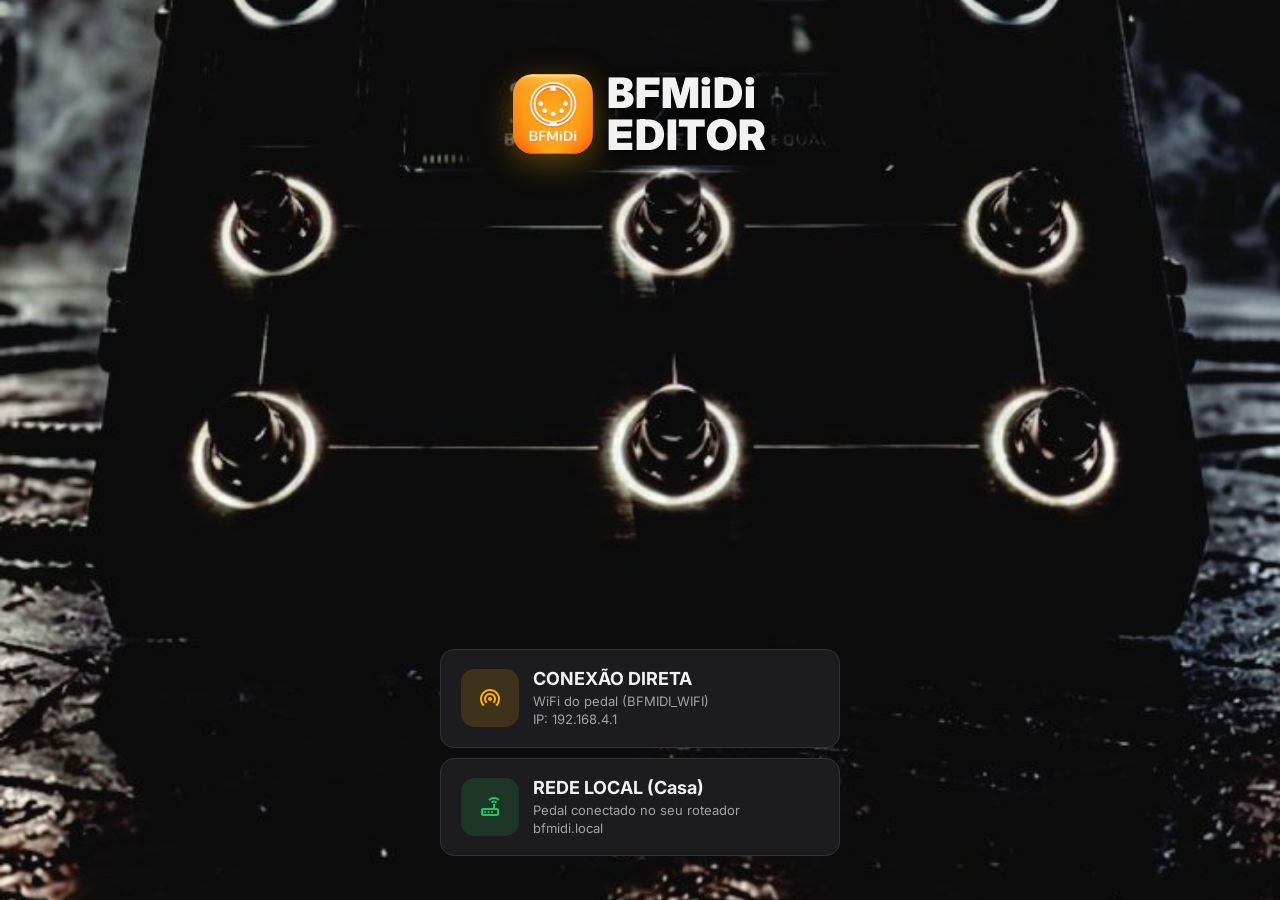
<file: index.html>
<!doctype html>
<html lang="pt-BR">
<head>
  <meta charset="utf-8" />
  <meta name="viewport" content="width=device-width, initial-scale=1, viewport-fit=cover" />
  <meta name="theme-color" content="#121214" />
  <meta name="mobile-web-app-capable" content="yes">
  <meta name="apple-mobile-web-app-capable" content="yes">
  <meta name="apple-mobile-web-app-status-bar-style" content="black-translucent">
  <meta name="apple-mobile-web-app-title" content="BFMIDI">
  <title>BFMIDI WiFi</title>
  <link rel="manifest" href="./manifest.json" />
  <link rel="apple-touch-icon" href="./assets/icons/icon-192.png" />
  <link href="https://fonts.googleapis.com/css2?family=Inter:wght@300;400;500;600;700;800&display=swap" rel="stylesheet" />
  <link href="https://fonts.googleapis.com/css2?family=Material+Symbols+Outlined:wght,FILL@100..700,0..1&display=swap" rel="stylesheet" />
  <style>
    :root {
      --bg-body: #121214;
      --bg-card: #1c1c1f;
      --bg-card-inner: #232326;
      --accent: #FFB300;
      --accent-hover: #ffc400;
      --accent-glow: rgba(255, 179, 0, 0.35);
      --text-primary: #f2f2f2;
      --text-secondary: #a1a1aa;
      --border-subtle: #333336;
      --ok: #22c55e;
      --warn: #f59e0b;
      --error: #ef4444;
    }

    * { box-sizing: border-box; margin: 0; padding: 0; }

    html, body {
      width: 100%; height: 100%;
      font-family: 'Inter', system-ui, -apple-system, sans-serif;
      background: var(--bg-body);
      color: var(--text-primary);
      -webkit-font-smoothing: antialiased;
      overflow: hidden;
    }

    /* ========== CONNECTION SCREEN ========== */
    #connectionScreen {
      position: fixed; inset: 0;
      display: flex; flex-direction: column;
      align-items: center; justify-content: space-between;
      z-index: 100;
      background: url('./back_app2.jpg') center/cover no-repeat, var(--bg-body);
      padding: 0;
      transition: opacity 0.4s, transform 0.4s;
    }
    #connectionScreen.hidden {
      opacity: 0; transform: scale(0.95);
      pointer-events: none;
    }

    .conn-top {
      display: flex; flex-direction: row;
      align-items: center; gap: 14px;
      padding: 72px 24px 0;
      align-self: center;
    }

    .conn-logo {
      width: 80px; height: 80px;
      border-radius: 20px;
      overflow: hidden;
      flex-shrink: 0;
      box-shadow: 0 8px 32px var(--accent-glow);
    }
    .conn-logo img {
      width: 100%; height: 100%;
      object-fit: cover;
      display: block;
    }

    .conn-title {
      font-size: 42px; font-weight: 900;
      line-height: 1;
      letter-spacing: 0.02em;
      text-shadow: 0 2px 12px rgba(0,0,0,0.9);
      white-space: pre-line;
    }
    .conn-sub { display: none; }

    .conn-bottom {
      width: 100%;
      padding: 0 16px 44px;
      display: flex; flex-direction: column;
      align-items: center; gap: 10px;
    }

    .conn-options {
      display: flex; flex-direction: column;
      gap: 10px; width: 100%; max-width: 400px;
    }

    .conn-btn {
      display: flex; align-items: center; gap: 14px;
      padding: 18px 20px;
      background: var(--bg-card);
      border: 1px solid var(--border-subtle);
      border-radius: 14px;
      cursor: pointer;
      transition: all 0.25s;
      text-align: left;
      color: var(--text-primary);
      font-family: inherit;
    }
    .conn-btn:hover, .conn-btn:focus {
      border-color: var(--accent);
      box-shadow: 0 0 20px var(--accent-glow);
      transform: translateY(-2px);
    }
    .conn-btn:active {
      transform: translateY(0);
    }

    .conn-btn .icon-circle {
      width: 58px; height: 58px; flex-shrink: 0;
      border-radius: 14px;
      display: flex; align-items: center; justify-content: center;
      font-size: 46px;
    }
    .conn-btn.direct .icon-circle {
      background: rgba(255, 179, 0, 0.15);
      color: var(--accent);
    }
    .conn-btn.sta .icon-circle {
      background: rgba(34, 197, 94, 0.15);
      color: var(--ok);
    }

    .conn-btn-text h3 {
      font-size: 18px; font-weight: 700;
      margin-bottom: 3px;
    }
    .conn-btn-text p {
      font-size: 13px; color: var(--text-secondary);
      line-height: 1.4;
    }

    /* STA IP Input */
    .sta-input-row {
      display: none;
      flex-direction: column; gap: 10px;
      width: 100%; max-width: 340px;
      margin-top: 6px;
      animation: slideDown 0.3s ease;
    }
    .sta-input-row.visible { display: flex; }

    @keyframes slideDown {
      from { opacity: 0; transform: translateY(-8px); }
      to   { opacity: 1; transform: translateY(0); }
    }

    .sta-input-row input {
      width: 100%; padding: 14px 16px;
      background: var(--bg-card-inner);
      border: 1px solid var(--border-subtle);
      border-radius: 10px;
      color: var(--text-primary);
      font-family: 'Inter', monospace;
      font-size: 15px;
      outline: none;
      transition: border-color 0.2s;
    }
    .sta-input-row input:focus {
      border-color: var(--accent);
    }
    .sta-input-row input::placeholder {
      color: #555;
    }

    .sta-connect-btn {
      padding: 14px;
      background: var(--accent);
      color: #121214;
      border: none; border-radius: 10px;
      font-family: inherit;
      font-size: 14px; font-weight: 700;
      cursor: pointer;
      transition: background 0.2s, transform 0.15s;
    }
    .sta-connect-btn:hover { background: var(--accent-hover); }
    .sta-connect-btn:active { transform: scale(0.97); }

    /* ========== LOADING OVERLAY ========== */
    #loadingOverlay {
      position: fixed; inset: 0;
      display: none;
      flex-direction: column;
      align-items: center; justify-content: center;
      z-index: 200;
      background: rgba(18, 18, 20, 0.92);
      backdrop-filter: blur(8px);
    }
    #loadingOverlay.active { display: flex; }

    .spinner {
      width: 44px; height: 44px;
      border: 3px solid var(--border-subtle);
      border-top-color: var(--accent);
      border-radius: 50%;
      animation: spin 0.8s linear infinite;
      margin-bottom: 16px;
    }
    @keyframes spin { to { transform: rotate(360deg); } }

    .loading-text {
      font-size: 14px; color: var(--text-secondary);
    }

    /* ========== APP SHELL ========== */
    #appShell {
      display: none;
      flex-direction: column;
      width: 100%; height: 100%;
    }
    #appShell.active { display: flex; }

    /* Top Bar */
    .top-bar {
      display: flex; align-items: center;
      height: 52px; flex-shrink: 0;
      padding: 0 12px;
      background: var(--bg-card);
      border-bottom: 1px solid var(--border-subtle);
      gap: 10px;
    }
    .top-bar-logo {
      width: 32px; height: 32px;
      border-radius: 8px;
      background: linear-gradient(135deg, var(--accent) 0%, #e68a00 100%);
      display: flex; align-items: center; justify-content: center;
      font-size: 13px; font-weight: 800; color: #121214;
      flex-shrink: 0;
    }
    .top-bar-title {
      font-size: 15px; font-weight: 700;
      flex: 1;
    }
    .top-bar-status {
      display: flex; align-items: center; gap: 6px;
      font-size: 10px; font-weight: 600;
      color: var(--ok);
      text-transform: uppercase;
      letter-spacing: 0.5px;
    }
    .status-dot {
      width: 7px; height: 7px;
      border-radius: 50%;
      background: var(--ok);
      box-shadow: 0 0 6px var(--ok);
      animation: pulse 2s ease infinite;
    }
    @keyframes pulse {
      0%, 100% { opacity: 1; }
      50% { opacity: 0.4; }
    }

    .btn-disconnect-top {
      background: none; border: none;
      color: var(--text-secondary);
      cursor: pointer; font-size: 20px;
      padding: 4px;
      display: flex; align-items: center;
      transition: color 0.2s;
    }
    .btn-disconnect-top:hover { color: var(--error); }

    /* iframe */
    #editorFrame {
      flex: 1;
      width: 100%;
      border: none;
      background: var(--bg-body);
    }

    /* Bottom Nav */
    .bottom-nav {
      display: flex;
      height: 56px; flex-shrink: 0;
      background: var(--bg-card);
      border-top: 1px solid var(--border-subtle);
    }
    .nav-tab {
      flex: 1;
      display: flex; flex-direction: column;
      align-items: center; justify-content: center;
      gap: 3px;
      background: none; border: none;
      color: var(--text-secondary);
      font-family: inherit;
      font-size: 9px; font-weight: 600;
      text-transform: uppercase;
      letter-spacing: 0.5px;
      cursor: pointer;
      transition: color 0.2s;
      position: relative;
    }
    .nav-tab .material-symbols-outlined { font-size: 22px; }
    .nav-tab.active {
      color: var(--accent);
    }
    .nav-tab.active::after {
      content: '';
      position: absolute; top: 0; left: 20%; right: 20%;
      height: 2px;
      background: var(--accent);
      border-radius: 0 0 2px 2px;
    }

    /* ========== ERROR TOAST ========== */
    #errorToast {
      position: fixed; bottom: 80px; left: 50%;
      transform: translateX(-50%) translateY(20px);
      background: #1e1e22;
      border: 1px solid var(--error);
      color: var(--text-primary);
      padding: 12px 20px;
      border-radius: 12px;
      font-size: 13px;
      max-width: 320px;
      text-align: center;
      opacity: 0;
      pointer-events: none;
      transition: opacity 0.3s, transform 0.3s;
      z-index: 300;
    }
    #errorToast.show {
      opacity: 1; transform: translateX(-50%) translateY(0);
      pointer-events: auto;
    }

    /* History section */
    .conn-history {
      width: 100%; max-width: 340px;
      margin-top: 20px;
    }
    .conn-history-title {
      font-size: 11px;
      color: var(--text-secondary);
      text-transform: uppercase;
      letter-spacing: 0.5px;
      margin-bottom: 8px;
      font-weight: 600;
    }
    .history-chip {
      display: inline-flex;
      align-items: center; gap: 6px;
      padding: 8px 14px;
      background: var(--bg-card-inner);
      border: 1px solid var(--border-subtle);
      border-radius: 8px;
      color: var(--text-primary);
      font-size: 13px;
      font-family: monospace;
      cursor: pointer;
      transition: all 0.2s;
      margin-right: 6px;
      margin-bottom: 6px;
    }
    .history-chip:hover {
      border-color: var(--accent);
      box-shadow: 0 0 10px var(--accent-glow);
    }
    .history-chip .material-symbols-outlined {
      font-size: 14px; color: var(--accent);
    }
  </style>
</head>
<body>

  <!-- ===== CONNECTION SCREEN ===== -->
  <div id="connectionScreen">
    <div class="conn-top">
      <div class="conn-logo"><img src="./assets/icons/icon-192.png" alt="BFMIDI" /></div>
      <h1 class="conn-title">BFMiDi&#10;EDITOR</h1>
    </div>

    <div class="conn-bottom">
      <div class="conn-options">
        <!-- DIRECT AP -->
        <button class="conn-btn direct" id="btnDirect" type="button">
          <div class="icon-circle">
            <span class="material-symbols-outlined">wifi_tethering</span>
          </div>
          <div class="conn-btn-text">
            <h3>CONEXÃO DIRETA</h3>
            <p>WiFi do pedal (BFMIDI_WIFI)<br>IP: 192.168.4.1</p>
          </div>
        </button>

        <!-- STA / HOME NETWORK -->
        <button class="conn-btn sta" id="btnSta" type="button">
          <div class="icon-circle">
            <span class="material-symbols-outlined">router</span>
          </div>
          <div class="conn-btn-text">
            <h3>REDE LOCAL (Casa)</h3>
            <p>Pedal conectado no seu roteador<br>bfmidi.local</p>
          </div>
        </button>
      </div>

      <!-- STA IP Input -->
      <div class="sta-input-row" id="staInputRow">
        <input type="text" id="staIpInput" placeholder="IP ou bfmidi.local" autocomplete="off" spellcheck="false" />
        <button class="sta-connect-btn" id="btnStaConnect" type="button">CONECTAR</button>
      </div>
    </div>

  </div>

  <!-- ===== LOADING OVERLAY ===== -->
  <div id="loadingOverlay">
    <div class="spinner"></div>
    <div class="loading-text" id="loadingText">Conectando ao BFMIDI...</div>
  </div>

  <!-- ===== ERROR TOAST ===== -->
  <div id="errorToast" role="alert"></div>

  <!-- ===== APP SHELL ===== -->
  <div id="appShell">
    <!-- Top Bar -->
    <div class="top-bar">
      <div class="top-bar-logo">BF</div>
      <div class="top-bar-title">BFMIDI</div>
      <div class="top-bar-status">
        <div class="status-dot"></div>
        <span id="connLabel">ONLINE</span>
      </div>
      <button class="btn-disconnect-top" id="btnDisconnect" type="button" title="Desconectar">
        <span class="material-symbols-outlined">logout</span>
      </button>
    </div>

    <!-- Editor iframe -->
    <iframe id="editorFrame" title="BFMIDI Editor" sandbox="allow-scripts allow-forms allow-same-origin"></iframe>

    <!-- Bottom Navigation -->
    <div class="bottom-nav">
      <button class="nav-tab active" data-page="preset-config" id="tabPreset" type="button">
        <span class="material-symbols-outlined">tune</span>
        Presets
      </button>
      <button class="nav-tab" data-page="global-config" id="tabGlobal" type="button">
        <span class="material-symbols-outlined">settings_input_component</span>
        Global
      </button>
      <button class="nav-tab" data-page="system" id="tabSystem" type="button">
        <span class="material-symbols-outlined">settings</span>
        System
      </button>
    </div>
  </div>

  <script>
    // ========================================================================
    //  BFMIDI WiFi App — Shell + WiFi Bridge
    // ========================================================================
    (() => {
      "use strict";

      // =====================================================================
      //  CONFIGURATION — Adjust these paths to match your GitHub Pages layout
      // =====================================================================
      // Base path where the external editor pages live relative to this shell.
      // Since the pages are bundled locally in this same folder, use "."
      const EDITOR_BASE_PATH = ".";

      const PAGE_MAP = {
        "preset-config": `${EDITOR_BASE_PATH}/preset-config/`,
        "global-config": `${EDITOR_BASE_PATH}/global-config/`,
        "system":        `${EDITOR_BASE_PATH}/system/`
      };
      // =====================================================================

      // --- Storage helpers ---
      const STORAGE_KEY = "bfmidi_wifi_history";
      const MAX_HISTORY = 5;

      function loadHistory() {
        try {
          return JSON.parse(localStorage.getItem(STORAGE_KEY) || "[]");
        } catch { return []; }
      }
      function saveToHistory(ip) {
        const list = loadHistory().filter(i => i !== ip);
        list.unshift(ip);
        if (list.length > MAX_HISTORY) list.length = MAX_HISTORY;
        try { localStorage.setItem(STORAGE_KEY, JSON.stringify(list)); } catch {}
      }

      // --- DOM refs ---
      const $ = (id) => document.getElementById(id);
      const connectionScreen = $("connectionScreen");
      const loadingOverlay    = $("loadingOverlay");
      const loadingText       = $("loadingText");
      const appShell          = $("appShell");
      const editorFrame       = $("editorFrame");
      const errorToast        = $("errorToast");
      const btnDirect         = $("btnDirect");
      const btnSta            = $("btnSta");
      const staInputRow       = $("staInputRow");
      const staIpInput        = $("staIpInput");
      const btnStaConnect     = $("btnStaConnect");
      const btnDisconnect     = $("btnDisconnect");
      const connLabel         = $("connLabel");
      const historySection    = $("historySection");
      const historyChips      = $("historyChips");

      let currentIp = null;
      let currentPage = "preset-config";
      let espBaseUrl = null;

      // --- History chips ---
      function renderHistory() {
        if (!historySection) return;
        const list = loadHistory();
        if (!list.length) { historySection.style.display = "none"; return; }
        historySection.style.display = "block";
        if (!historyChips) return;
        historyChips.innerHTML = list.map(ip =>
          `<span class="history-chip" data-ip="${ip}">
            <span class="material-symbols-outlined">history</span>
            ${ip}
          </span>`
        ).join("");

        historyChips.querySelectorAll(".history-chip").forEach(chip => {
          chip.addEventListener("click", () => connectTo(chip.dataset.ip));
        });
      }

      // --- Toast ---
      let toastTimer = null;
      function showToast(msg, durationMs = 4000) {
        errorToast.textContent = msg;
        errorToast.classList.add("show");
        clearTimeout(toastTimer);
        toastTimer = setTimeout(() => errorToast.classList.remove("show"), durationMs);
      }

      // --- Loading ---
      function showLoading(msg) {
        loadingText.textContent = msg || "Conectando ao BFMIDI...";
        loadingOverlay.classList.add("active");
      }
      function hideLoading() {
        loadingOverlay.classList.remove("active");
      }

      // =====================================================================
      //  WiFi Bridge — Replaces the USB bridge for WiFi communication
      //  The parity-bridge-client.js inside the editor iframe will find this
      //  bridge on window.parent.BFMIDIExternalBridge and use it to redirect
      //  all API fetch() calls to the ESP32 over HTTP.
      // =====================================================================
      function setupWifiBridge(baseUrl) {
        window.BFMIDIExternalBridge = {
          request: async (url, init) => {
            // Rewrite: extract path + query from the editor's URL and
            // redirect to the ESP32's IP address
            const parsed = new URL(url);
            const targetUrl = `${baseUrl}${parsed.pathname}${parsed.search}`;

            console.log(`[WiFi Bridge] ${init?.method || "GET"} ${targetUrl}`);

            // Use text/plain for POST to avoid CORS preflight (OPTIONS round-trip)
            const method = init?.method || "GET";
            const headers = { ...(init?.headers || {}) };
            if (method !== "GET" && method !== "HEAD" && headers["content-type"]?.includes("application/json")) {
              headers["content-type"] = "text/plain;charset=UTF-8";
            }

            const resp = await fetch(targetUrl, {
              method,
              headers,
              body: init?.body ?? undefined,
              mode: "cors"
            });

            const body = await resp.text();
            const respHeaders = {};
            resp.headers.forEach((v, k) => { respHeaders[k] = v; });

            return { body, status: resp.status, headers: respHeaders };
          }
        };
        console.log("[WiFi Bridge] Bridge configurada para", baseUrl);
      }

      function teardownWifiBridge() {
        delete window.BFMIDIExternalBridge;
      }

      // --- Connection ---
      async function connectTo(ip) {
        currentIp = ip.replace(/\/+$/, "");
        espBaseUrl = currentIp.startsWith("http") ? currentIp : `http://${currentIp}`;

        showLoading(`Conectando a ${currentIp}...`);

        // Test connection with a lightweight API call
        let reachable = false;
        try {
          const controller = new AbortController();
          const timeout = setTimeout(() => controller.abort(), 5000);
          const resp = await fetch(`${espBaseUrl}/api/system/info`, {
            signal: controller.signal,
            mode: "cors"
          });
          clearTimeout(timeout);
          reachable = resp.ok;
        } catch (err) {
          console.warn("Fetch test failed:", err);
          // Optimistic — let iframe try anyway
          reachable = true;
        }

        if (!reachable) {
          currentIp = null;
          hideLoading();
          showToast(`Não foi possível alcançar ${ip.replace(/\/+$/, "")}. Verifique se o WiFi está conectado ao pedal.`);
          return;
        }

        // Re-affirm after async operation — resetToConnectionScreen() may have run
        // during the await above (visibilitychange / pageshow), wiping currentIp/espBaseUrl.
        currentIp = ip.replace(/\/+$/, "");
        espBaseUrl = currentIp.startsWith("http") ? currentIp : `http://${currentIp}`;

        // Set up the WiFi bridge BEFORE loading the iframe
        setupWifiBridge(espBaseUrl);

        saveToHistory(currentIp);
        connLabel.textContent = currentIp;

        // Load the external editor page in iframe (from same GitHub Pages origin)
        currentPage = "preset-config";
        editorFrame.src = PAGE_MAP[currentPage];

        editorFrame.onload = () => {
          hideLoading();
          connectionScreen.classList.add("hidden");
          appShell.classList.add("active");
        };

        editorFrame.onerror = () => {
          hideLoading();
          showToast("Erro ao carregar a página do editor.");
        };

        // Safety timeout
        setTimeout(() => {
          if (!appShell.classList.contains("active")) {
            currentIp = ip.replace(/\/+$/, "");
            espBaseUrl = currentIp.startsWith("http") ? currentIp : `http://${currentIp}`;
            hideLoading();
            connectionScreen.classList.add("hidden");
            appShell.classList.add("active");
          }
        }, 8000);
      }

      function disconnect() {
        window.location.reload();
      }

      // --- Navigation ---
      document.querySelectorAll(".nav-tab").forEach(tab => {
        tab.addEventListener("click", () => {
          const page = tab.dataset.page;
          if (page === currentPage || !currentIp) return;

          document.querySelectorAll(".nav-tab").forEach(t => t.classList.remove("active"));
          tab.classList.add("active");
          currentPage = page;

          editorFrame.src = PAGE_MAP[page];
        });
      });

      // --- Event Listeners ---
      btnDirect.addEventListener("click", () => {
        connectTo("192.168.4.1");
      });

      btnSta.addEventListener("click", () => {
        connectTo("bfmidi.local");
      });

      btnStaConnect.addEventListener("click", () => {
        const ip = staIpInput.value.trim();
        if (!ip) {
          showToast("Digite o IP ou endereço do pedal.");
          return;
        }
        connectTo(ip);
      });

      staIpInput.addEventListener("keydown", (e) => {
        if (e.key === "Enter") btnStaConnect.click();
      });

      btnDisconnect.addEventListener("click", disconnect);

      // --- Force connection screen on every app open/resume ---
      function resetToConnectionScreen() {
        editorFrame.onload = null;
        editorFrame.src = "about:blank";
        teardownWifiBridge();
        appShell.classList.remove("active");
        connectionScreen.classList.remove("hidden");
        loadingOverlay.classList.remove("active");
        staInputRow.classList.remove("visible");
        currentIp = null;
        espBaseUrl = null;
        currentPage = "preset-config";
        document.querySelectorAll(".nav-tab").forEach(t => t.classList.remove("active"));
        document.querySelector('[data-page="preset-config"]').classList.add("active");
        renderHistory();
      }

      window.addEventListener("pageshow", () => {
        resetToConnectionScreen();
      });

      document.addEventListener("visibilitychange", () => {
        if (document.visibilityState === "visible") {
          resetToConnectionScreen();
        }
      });

      // --- Init ---
      resetToConnectionScreen();

      // Register Service Worker
      if ("serviceWorker" in navigator) {
        navigator.serviceWorker.register("./sw.js").catch(err => {
          console.warn("SW registration failed:", err);
        });

        // Recarrega automaticamente quando o SW ativa uma nova versão
        navigator.serviceWorker.addEventListener("message", (event) => {
          if (event.data?.type === "SW_UPDATED") {
            window.location.reload();
          }
        });
      }

      // Recebe pedido de desconexão dos iframes filhos
      window.addEventListener("message", (event) => {
        if (event.data?.type === "DISCONNECT") {
          disconnect();
        }
      });
    })();
  </script>
</body>
</html>
</file>
